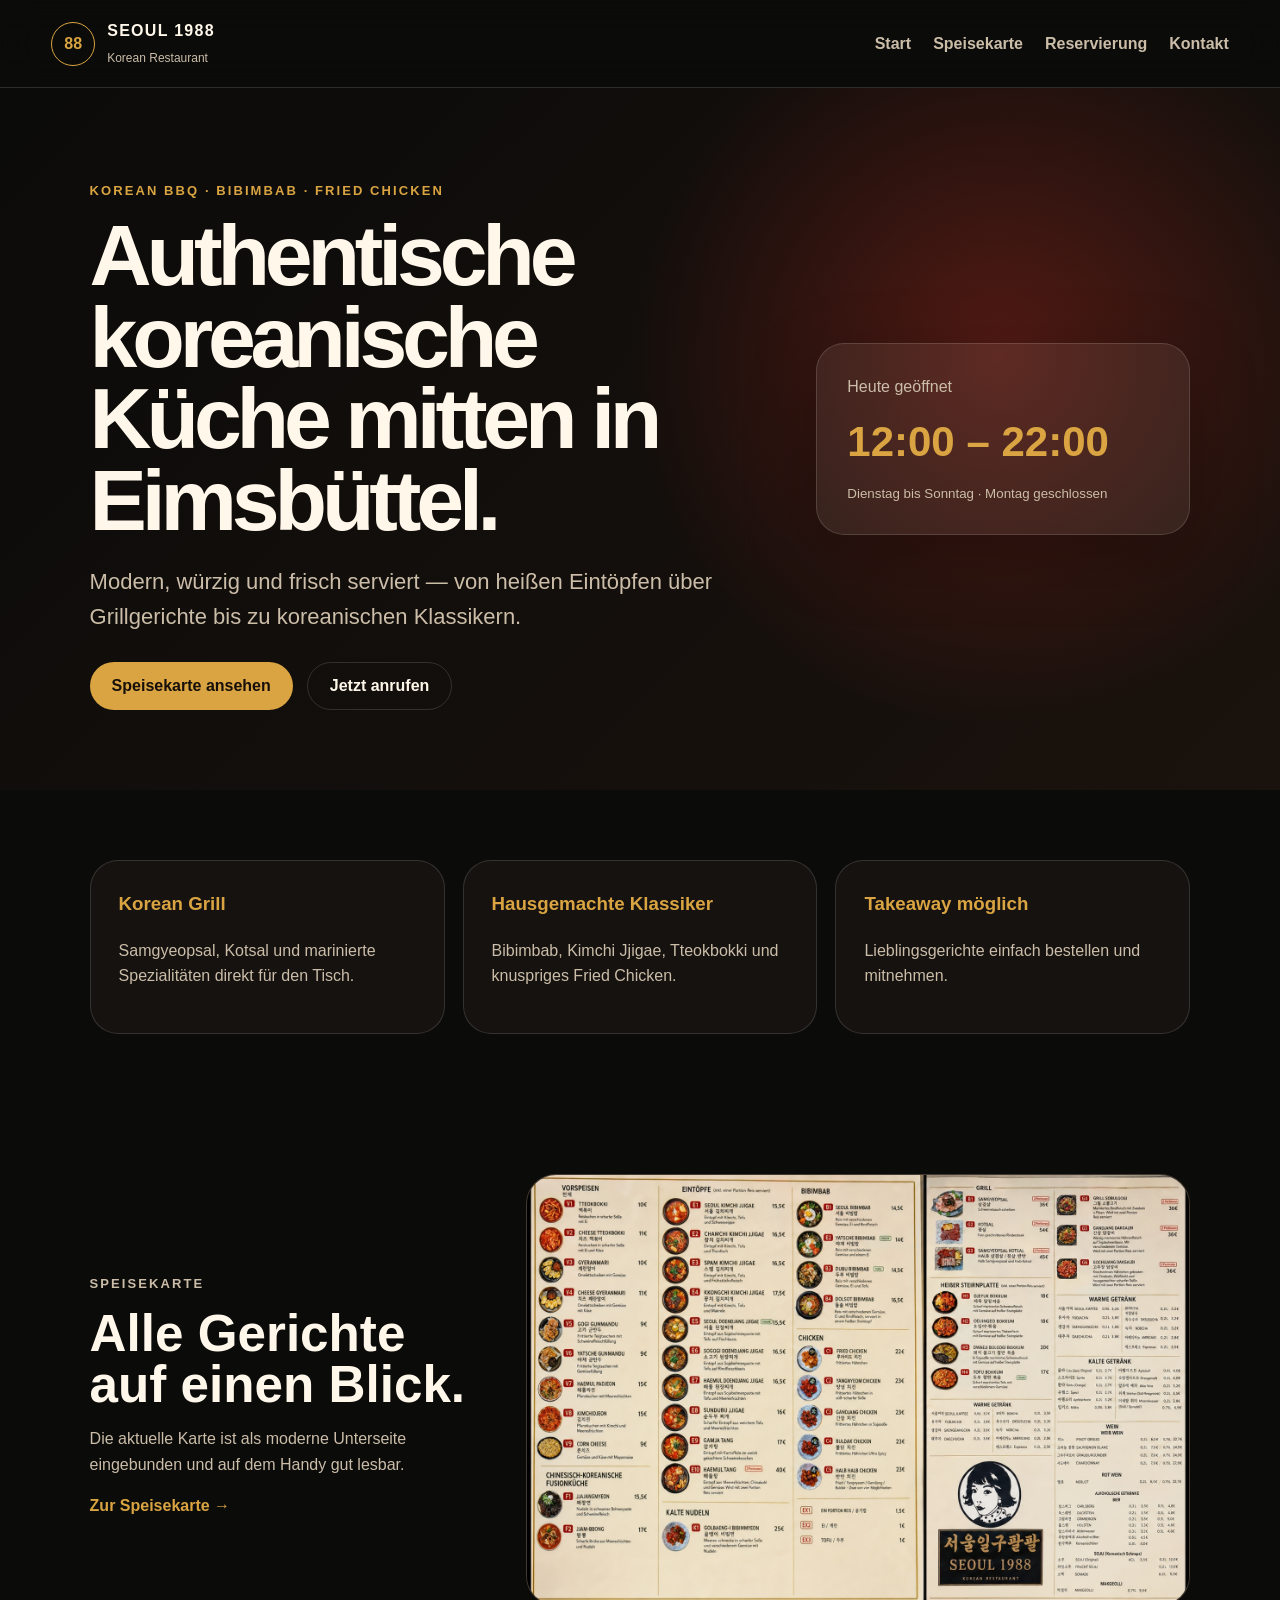
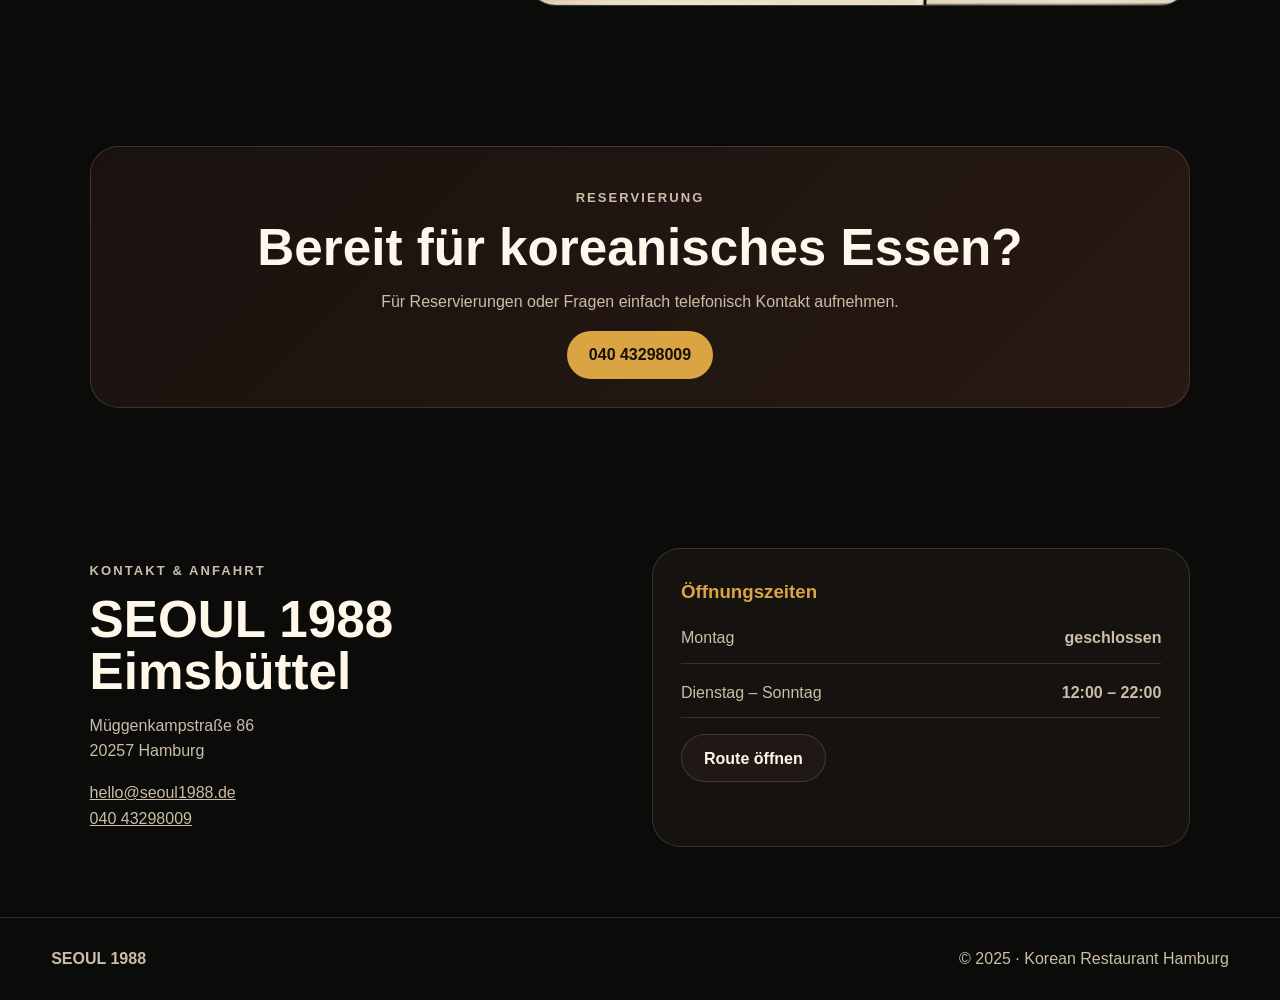
<file: index.html>
<!doctype html>
<html lang="de">
<head>
  <meta charset="utf-8" />
  <meta name="viewport" content="width=device-width, initial-scale=1" />
  <title>SEOUL 1988 Eimsbüttel | Koreanisches Restaurant in Hamburg</title>
  <meta name="description" content="SEOUL 1988 in Hamburg-Eimsbüttel: Koreanische Küche, Grill, Bibimbab, Chicken und authentische Spezialitäten. Di–So 12:00–22:00 Uhr." />
  <link rel="stylesheet" href="style.css" />
</head>
<body>
  <header class="site-header">
    <a class="brand" href="index.html" aria-label="SEOUL 1988 Startseite">
      <span class="brand-mark">88</span>
      <span><strong>SEOUL 1988</strong><small>Korean Restaurant</small></span>
    </a>
    <button class="nav-toggle" aria-label="Menü öffnen">☰</button>
    <nav class="nav">
      <a href="index.html">Start</a>
      <a href="speisekarte.html">Speisekarte</a>
      <a href="#reservierung">Reservierung</a>
      <a href="#kontakt">Kontakt</a>
    </nav>
  </header>

  <main>
    <section class="hero">
      <div class="hero-content">
        <p class="eyebrow">Korean BBQ · Bibimbab · Fried Chicken</p>
        <h1>Authentische koreanische Küche mitten in Eimsbüttel.</h1>
        <p class="lead">Modern, würzig und frisch serviert — von heißen Eintöpfen über Grillgerichte bis zu koreanischen Klassikern.</p>
        <div class="hero-actions">
          <a class="btn primary" href="speisekarte.html">Speisekarte ansehen</a>
          <a class="btn ghost" href="tel:+494043298009">Jetzt anrufen</a>
        </div>
      </div>
      <div class="hero-card">
        <span>Heute geöffnet</span>
        <strong>12:00 – 22:00</strong>
        <small>Dienstag bis Sonntag · Montag geschlossen</small>
      </div>
    </section>

    <section class="section highlights">
      <article><h3>Korean Grill</h3><p>Samgyeopsal, Kotsal und marinierte Spezialitäten direkt für den Tisch.</p></article>
      <article><h3>Hausgemachte Klassiker</h3><p>Bibimbab, Kimchi Jjigae, Tteokbokki und knuspriges Fried Chicken.</p></article>
      <article><h3>Takeaway möglich</h3><p>Lieblingsgerichte einfach bestellen und mitnehmen.</p></article>
    </section>

    <section class="section split">
      <div>
        <p class="eyebrow">Speisekarte</p>
        <h2>Alle Gerichte auf einen Blick.</h2>
        <p>Die aktuelle Karte ist als moderne Unterseite eingebunden und auf dem Handy gut lesbar.</p>
        <a class="text-link" href="speisekarte.html">Zur Speisekarte →</a>
      </div>
      <a class="menu-preview" href="speisekarte.html" aria-label="Speisekarte öffnen">
        <img src="images/speisekarte.jpeg" alt="Speisekarte Seoul 1988" />
      </a>
    </section>

    <section class="section" id="reservierung">
      <div class="reservation-card">
        <p class="eyebrow">Reservierung</p>
        <h2>Bereit für koreanisches Essen?</h2>
        <p>Für Reservierungen oder Fragen einfach telefonisch Kontakt aufnehmen.</p>
        <a class="btn primary" href="tel:+494043298009">040 43298009</a>
      </div>
    </section>

    <section class="section contact" id="kontakt">
      <div>
        <p class="eyebrow">Kontakt & Anfahrt</p>
        <h2>SEOUL 1988 Eimsbüttel</h2>
        <p>Müggenkampstraße 86<br>20257 Hamburg</p>
        <p><a href="mailto:hello@seoul1988.de">hello@seoul1988.de</a><br><a href="tel:+494043298009">040 43298009</a></p>
      </div>
      <div class="hours">
        <h3>Öffnungszeiten</h3>
        <p><span>Montag</span><strong>geschlossen</strong></p>
        <p><span>Dienstag – Sonntag</span><strong>12:00 – 22:00</strong></p>
        <a class="btn ghost dark" target="_blank" rel="noopener" href="https://maps.app.goo.gl/7xP1w7P3BfR7PgW5A?g_st=ic">Route öffnen</a>
      </div>
    </section>
  </main>

  <footer>
    <strong>SEOUL 1988</strong>
    <span>© 2025 · Korean Restaurant Hamburg</span>
  </footer>
  <script src="script.js"></script>
</body>
</html>
</file>
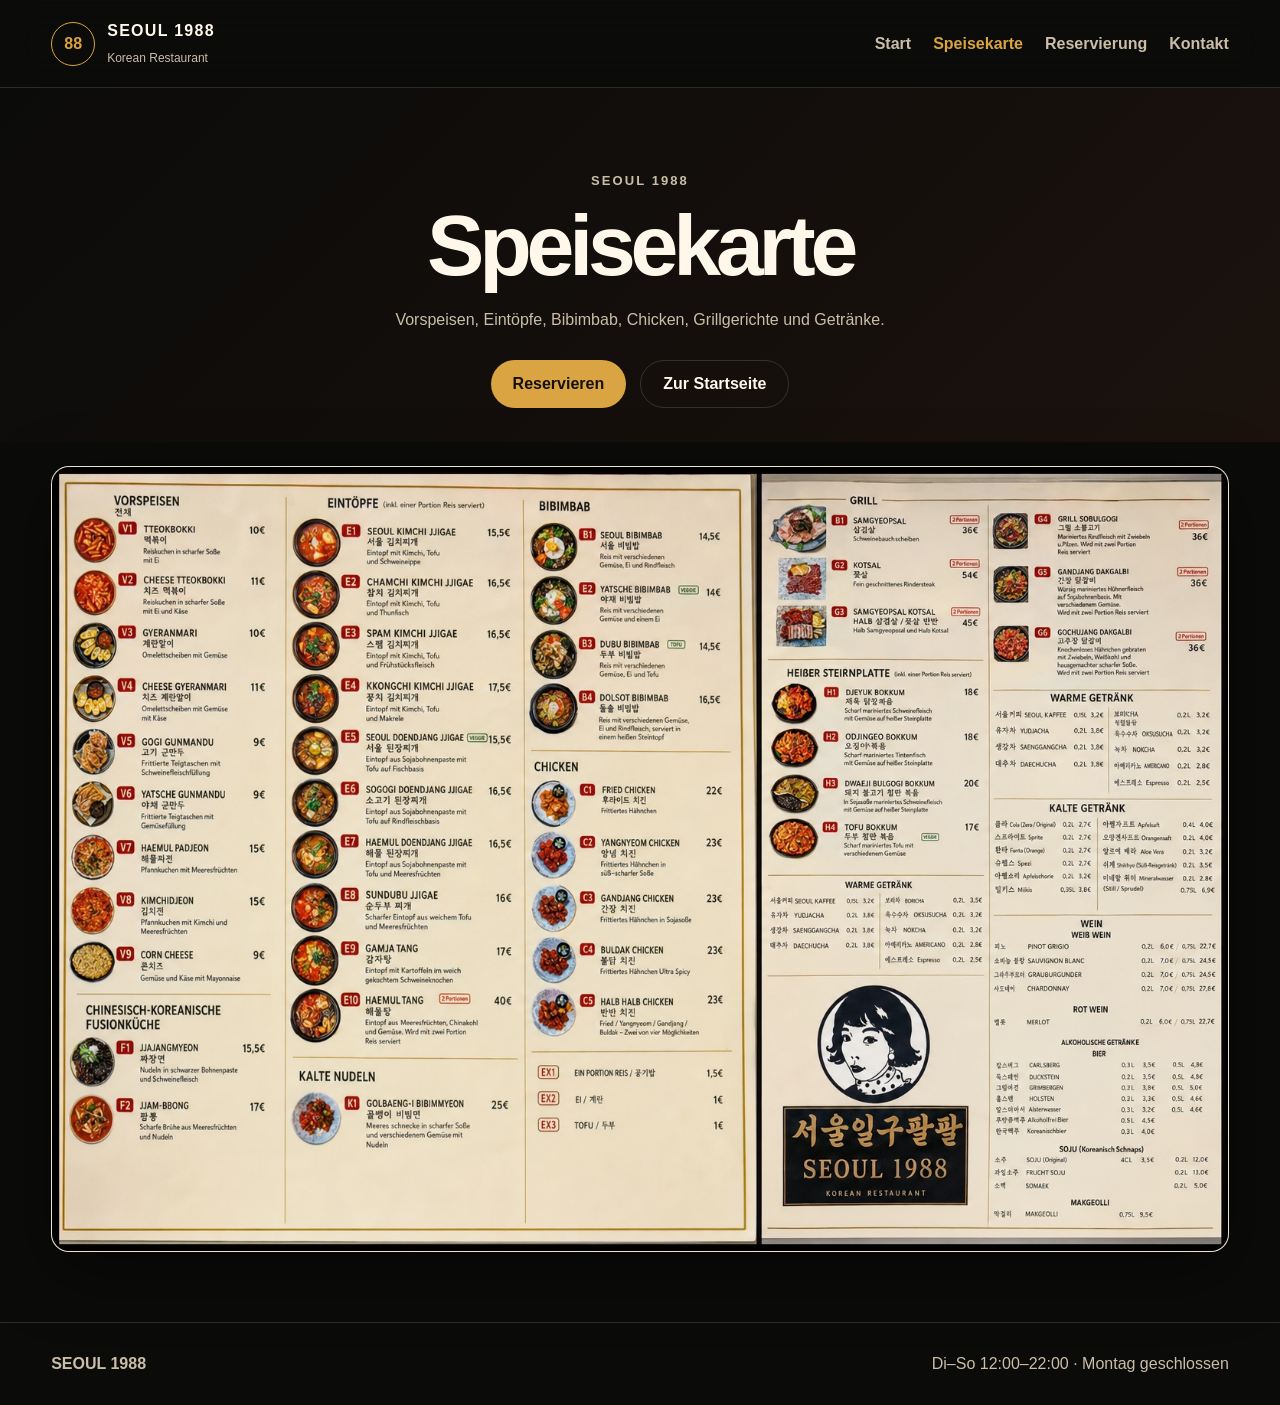
<file: speisekarte.html>
<!doctype html>
<html lang="de">
<head>
  <meta charset="utf-8" />
  <meta name="viewport" content="width=device-width, initial-scale=1" />
  <title>Speisekarte | SEOUL 1988</title>
  <meta name="description" content="Aktuelle Speisekarte von SEOUL 1988 in Hamburg-Eimsbüttel." />
  <link rel="stylesheet" href="style.css" />
</head>
<body>
  <header class="site-header compact">
    <a class="brand" href="index.html"><span class="brand-mark">88</span><span><strong>SEOUL 1988</strong><small>Korean Restaurant</small></span></a>
    <button class="nav-toggle" aria-label="Menü öffnen">☰</button>
    <nav class="nav">
      <a href="index.html">Start</a>
      <a class="active" href="speisekarte.html">Speisekarte</a>
      <a href="index.html#reservierung">Reservierung</a>
      <a href="index.html#kontakt">Kontakt</a>
    </nav>
  </header>
  <main>
    <section class="page-title">
      <p class="eyebrow">SEOUL 1988</p>
      <h1>Speisekarte</h1>
      <p>Vorspeisen, Eintöpfe, Bibimbab, Chicken, Grillgerichte und Getränke.</p>
      <div class="hero-actions centered">
        <a class="btn primary" href="tel:+494043298009">Reservieren</a>
        <a class="btn ghost" href="index.html">Zur Startseite</a>
      </div>
    </section>
    <section class="menu-image-wrap">
      <img src="images/speisekarte.jpeg" alt="Aktuelle Speisekarte Seoul 1988" />
    </section>
  </main>
  <footer><strong>SEOUL 1988</strong><span>Di–So 12:00–22:00 · Montag geschlossen</span></footer>
  <script src="script.js"></script>
</body>
</html>
</file>
<file: style.css>
:root{--bg:#0b0b0a;--panel:#151210;--text:#fff7ea;--muted:#cbbda8;--gold:#d9a441;--red:#b72b20;--line:rgba(255,247,234,.14)}*{box-sizing:border-box}html{scroll-behavior:smooth}body{margin:0;font-family:-apple-system,BlinkMacSystemFont,"Segoe UI",Roboto,Arial,sans-serif;background:var(--bg);color:var(--text);line-height:1.6}a{color:inherit}.site-header{position:sticky;top:0;z-index:20;display:flex;align-items:center;justify-content:space-between;gap:24px;padding:18px clamp(18px,4vw,56px);background:rgba(11,11,10,.82);backdrop-filter:blur(18px);border-bottom:1px solid var(--line)}.brand{display:flex;align-items:center;gap:12px;text-decoration:none}.brand-mark{display:grid;place-items:center;width:44px;height:44px;border:1px solid var(--gold);border-radius:50%;color:var(--gold);font-weight:900}.brand strong{display:block;letter-spacing:.08em}.brand small{color:var(--muted);font-size:12px}.nav{display:flex;gap:22px;align-items:center}.nav a{text-decoration:none;color:var(--muted);font-weight:700}.nav a:hover,.nav .active{color:var(--gold)}.nav-toggle{display:none;background:none;border:1px solid var(--line);color:var(--text);border-radius:10px;font-size:22px;padding:8px 11px}.hero{min-height:78vh;display:grid;grid-template-columns:1.3fr .7fr;align-items:center;gap:32px;padding:80px clamp(18px,7vw,100px);background:radial-gradient(circle at 78% 38%,rgba(183,43,32,.38),transparent 34%),linear-gradient(135deg,#0b0b0a,#1a120d)}.eyebrow{color:var(--gold);text-transform:uppercase;letter-spacing:.16em;font-size:13px;font-weight:900}.hero h1,.page-title h1{font-size:clamp(42px,7vw,86px);line-height:.95;margin:12px 0 20px;letter-spacing:-.06em}.lead{max-width:660px;color:var(--muted);font-size:clamp(18px,2vw,22px)}.hero-actions{display:flex;gap:14px;flex-wrap:wrap;margin-top:28px}.centered{justify-content:center}.btn{display:inline-flex;align-items:center;justify-content:center;min-height:48px;padding:0 22px;border-radius:999px;text-decoration:none;font-weight:900}.primary{background:var(--gold);color:#17100a}.ghost{border:1px solid var(--line);color:var(--text)}.ghost.dark{background:#201814}.hero-card{padding:30px;border:1px solid var(--line);border-radius:28px;background:rgba(255,247,234,.07);box-shadow:0 20px 70px rgba(0,0,0,.3)}.hero-card span,.hero-card small{display:block;color:var(--muted)}.hero-card strong{display:block;font-size:42px;color:var(--gold);margin:8px 0}.section{padding:70px clamp(18px,7vw,100px)}.highlights{display:grid;grid-template-columns:repeat(3,1fr);gap:18px}.highlights article,.reservation-card,.hours{background:var(--panel);border:1px solid var(--line);border-radius:28px;padding:28px}.highlights h3,.hours h3{margin-top:0;color:var(--gold)}.highlights p,.split p,.reservation-card p,.contact p,.page-title p{color:var(--muted)}.split{display:grid;grid-template-columns:.75fr 1.25fr;gap:38px;align-items:center}.split h2,.reservation-card h2,.contact h2{font-size:clamp(30px,4vw,54px);line-height:1;margin:10px 0 16px}.text-link{color:var(--gold);font-weight:900;text-decoration:none}.menu-preview{display:block;overflow:hidden;border-radius:30px;border:1px solid var(--line);background:#241b13}.menu-preview img{width:100%;height:430px;object-fit:cover;display:block;transition:.5s}.menu-preview:hover img{transform:scale(1.03)}.reservation-card{text-align:center;background:linear-gradient(135deg,#19120f,#281912)}.contact{display:grid;grid-template-columns:1fr 1fr;gap:24px}.hours p{display:flex;justify-content:space-between;gap:12px;border-bottom:1px solid var(--line);padding-bottom:12px}.hours span{color:var(--muted)}footer{display:flex;justify-content:space-between;gap:16px;padding:28px clamp(18px,4vw,56px);border-top:1px solid var(--line);color:var(--muted)}.page-title{text-align:center;padding:70px 18px 34px;background:linear-gradient(135deg,#0b0b0a,#1b120d)}.menu-image-wrap{padding:24px clamp(12px,4vw,56px) 70px}.menu-image-wrap img{display:block;width:100%;max-width:1400px;margin:0 auto;border-radius:18px;border:1px solid var(--line);box-shadow:0 20px 70px rgba(0,0,0,.45);background:#eadfca}@media(max-width:800px){.nav-toggle{display:block}.nav{display:none;position:absolute;top:74px;left:18px;right:18px;flex-direction:column;align-items:flex-start;padding:18px;background:#151210;border:1px solid var(--line);border-radius:18px}.nav.open{display:flex}.hero{grid-template-columns:1fr;min-height:auto;padding-top:52px}.highlights,.split,.contact{grid-template-columns:1fr}.hero-card strong{font-size:34px}.menu-preview img{height:260px}footer{flex-direction:column}.site-header{padding:14px 18px}.menu-image-wrap{overflow-x:auto}.menu-image-wrap img{min-width:850px}}
</file>
